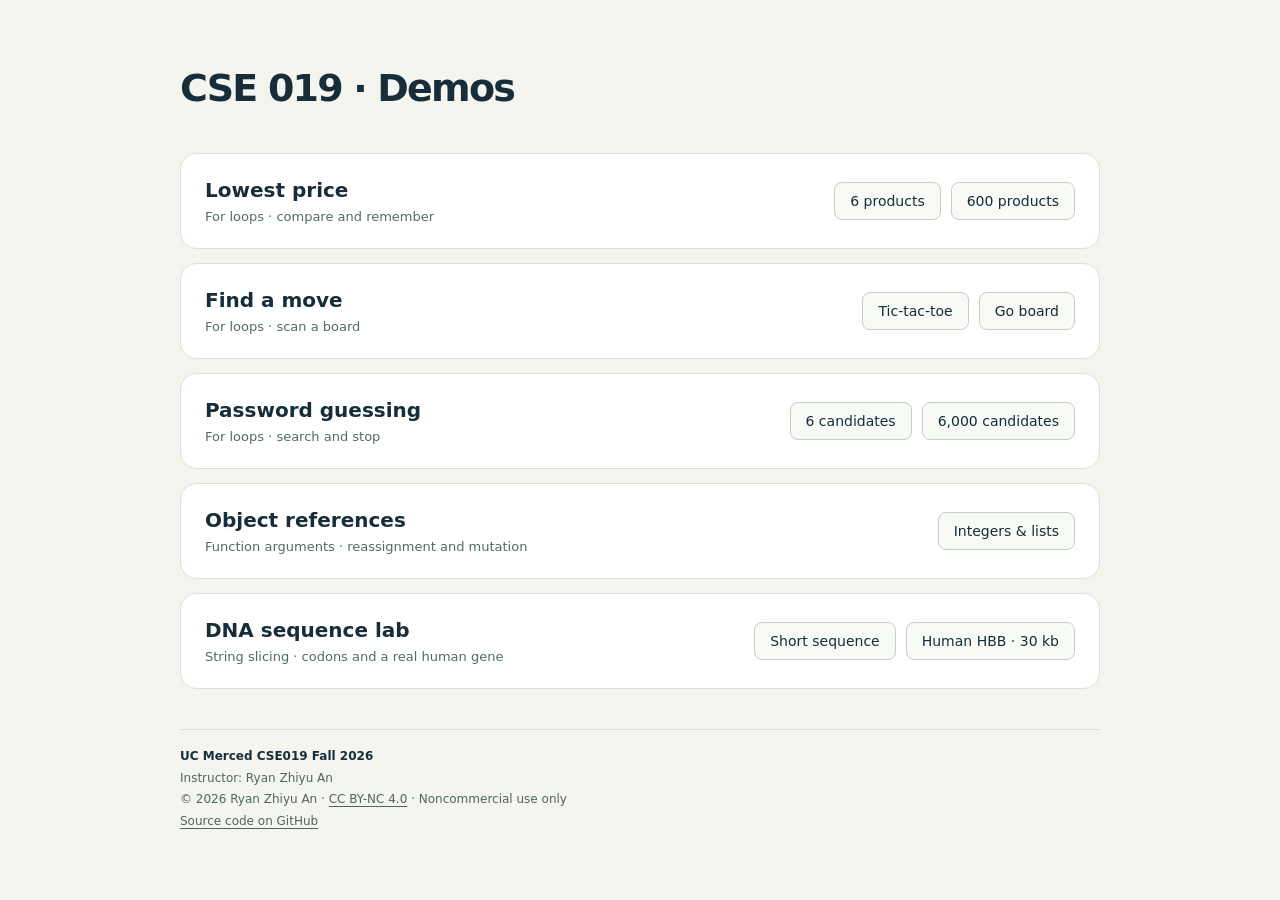
<file: index.html>
<!doctype html>
<html lang="en">
<head>
<meta charset="utf-8">
<meta name="viewport" content="width=device-width, initial-scale=1">
<meta name="description" content="Interactive Python demos for CSE 019 at UC Merced: loops, object references, and mutability.">
<title>CSE 019 · Demos</title>
<link rel="stylesheet" href="demos/styles.css">
<style>
.shell{max-width:1000px}header{padding:32px 0}h1{font-size:38px}.demo-list{display:grid;gap:14px}.demo-row{display:flex;align-items:center;justify-content:space-between;gap:20px;padding:24px;flex-wrap:wrap}.demo-row h2{font-size:20px;margin:0}.links{display:flex;gap:10px;flex-wrap:wrap}.links a{border:1px solid #c5cec7;border-radius:8px;padding:10px 15px;text-decoration:none;font-size:14px;background:#f8faf6}.links a:hover{background:#def2e5}.topic{font-size:13px;color:#536b60;margin:7px 0 0}@media(max-width:520px){.demo-row{align-items:flex-start;flex-direction:column}}
</style>
</head>
<body><div class="shell"><header><h1>CSE 019 · Demos</h1></header><main class="demo-list">
<section class="panel demo-row"><div><h2>Lowest price</h2><p class="topic">For loops · compare and remember</p></div><div class="links"><a href="demos/index.html">6 products</a><a href="demos/prices-large.html">600 products</a></div></section>
<section class="panel demo-row"><div><h2>Find a move</h2><p class="topic">For loops · scan a board</p></div><div class="links"><a href="demos/tic-tac-toe.html">Tic-tac-toe</a><a href="demos/go-large.html">Go board</a></div></section>
<section class="panel demo-row"><div><h2>Password guessing</h2><p class="topic">For loops · search and stop</p></div><div class="links"><a href="demos/passwords.html">6 candidates</a><a href="demos/passwords-large.html">6,000 candidates</a></div></section>
<section class="panel demo-row"><div><h2>Object references</h2><p class="topic">Function arguments · reassignment and mutation</p></div><div class="links"><a href="demos/references.html">Integers &amp; lists</a></div></section>
<section class="panel demo-row"><div><h2>DNA sequence lab</h2><p class="topic">String slicing · codons and a real human gene</p></div><div class="links"><a href="demos/dna.html">Short sequence</a><a href="demos/dna-large.html">Human HBB · 30 kb</a></div></section>
</main><footer><div class="credit"><strong>UC Merced CSE019 Fall 2026</strong><br>Instructor: Ryan Zhiyu An<br>© 2026 Ryan Zhiyu An · <a rel="license" href="https://creativecommons.org/licenses/by-nc/4.0/">CC BY-NC 4.0</a> · Noncommercial use only<br><a href="https://github.com/ryeii/UCM-CSE019-Demos">Source code on GitHub</a></div></footer></div></body></html>
</file>
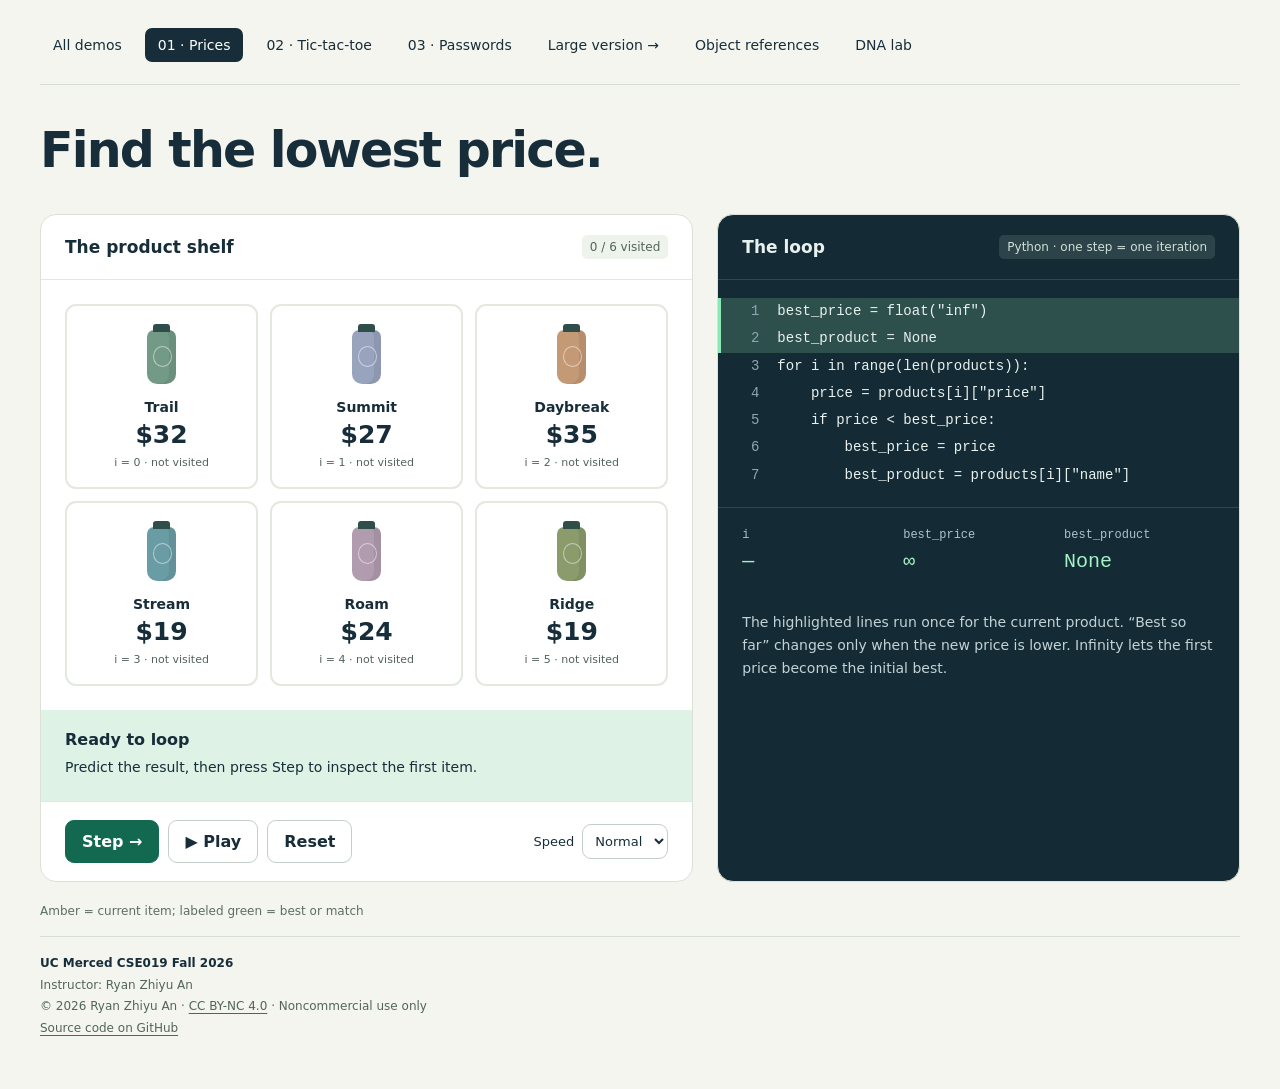
<file: demos/index.html>
<!doctype html>
<html lang="en">
<head>
<meta charset="utf-8">
<meta name="viewport" content="width=device-width, initial-scale=1">
<title>For loop demo</title>
<link rel="stylesheet" href="styles.css">
<script src="demo.js" defer></script>
</head>
<body data-demo="price"><div id="app"></div></body>
</html>
</file>
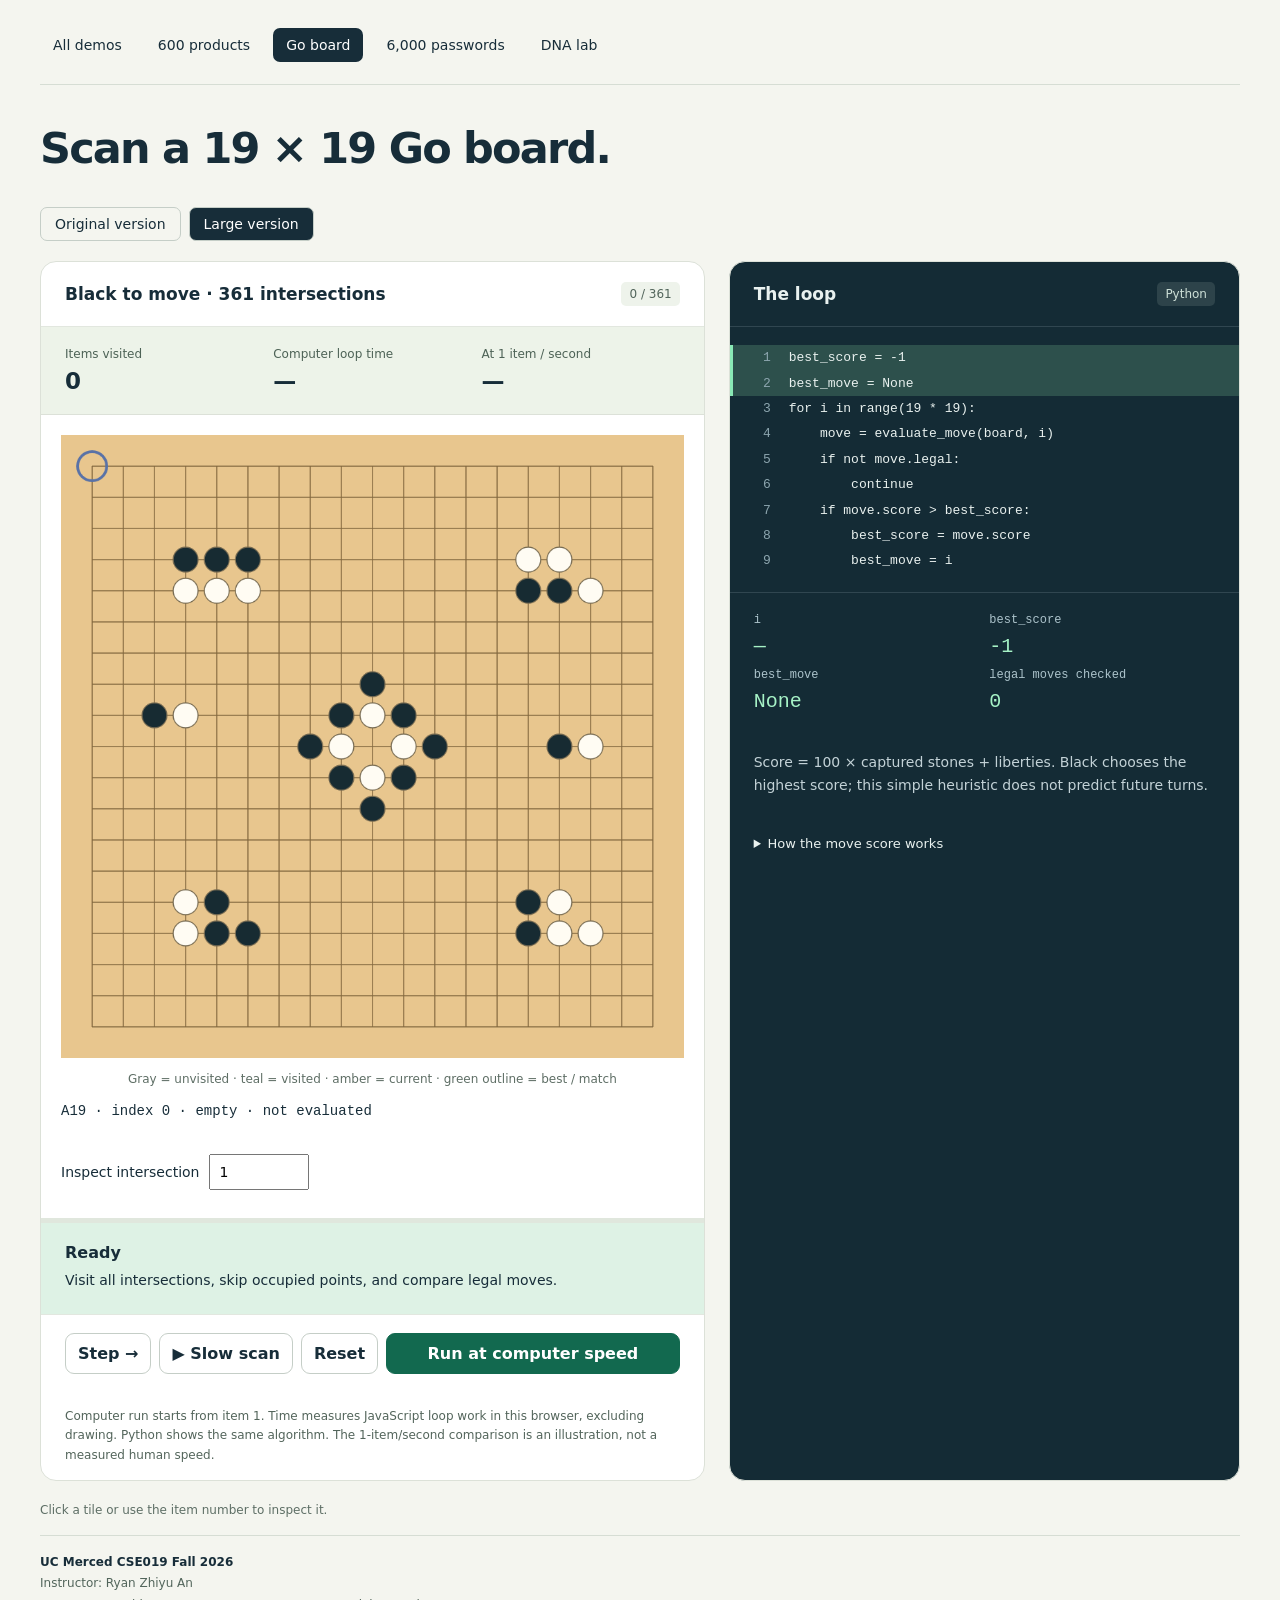
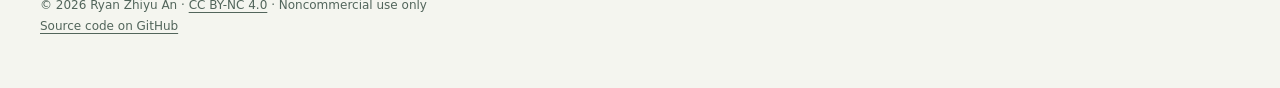
<file: demos/go-large.html>
<!doctype html>
<html lang="en"><head><meta charset="utf-8"><meta name="viewport" content="width=device-width, initial-scale=1"><title>A Go board</title><link rel="stylesheet" href="scale.css"><script src="scale-model.js" defer></script><script src="scale.js" defer></script></head><body data-demo="go"><div id="app"></div></body></html>
</file>
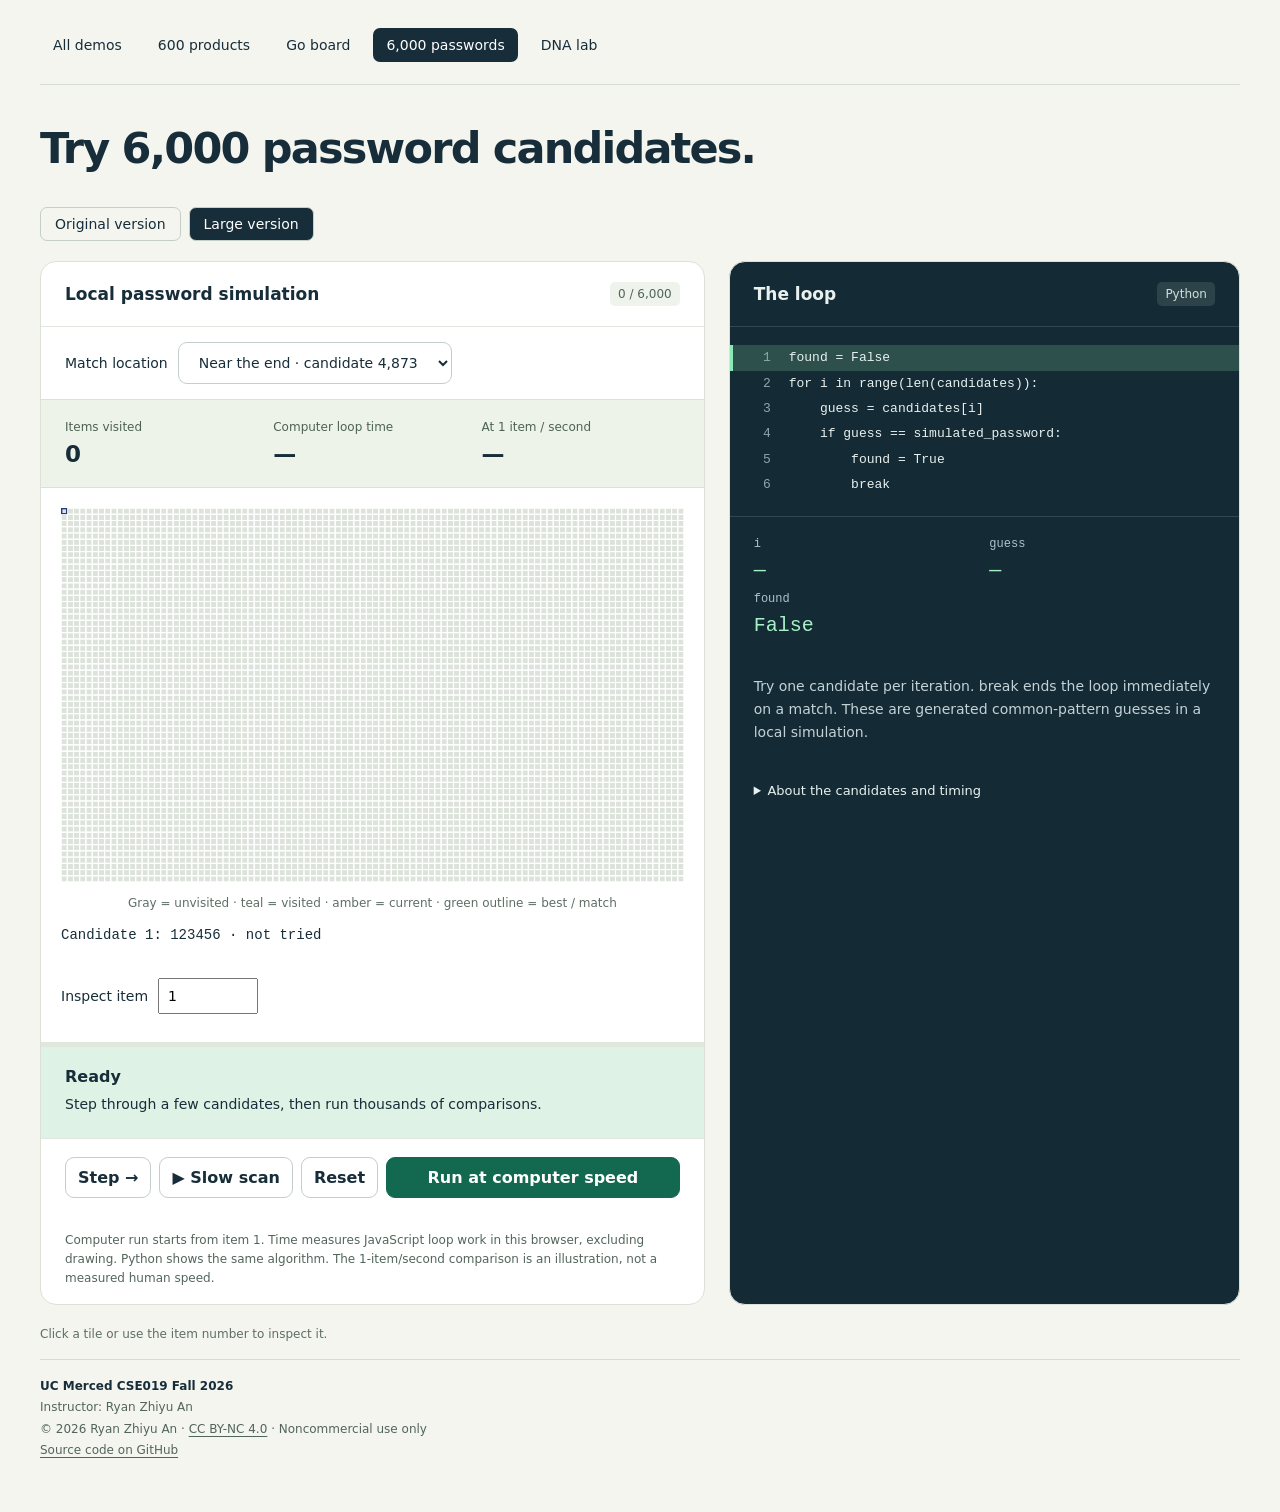
<file: demos/passwords-large.html>
<!doctype html>
<html lang="en"><head><meta charset="utf-8"><meta name="viewport" content="width=device-width, initial-scale=1"><title>6,000 password candidates</title><link rel="stylesheet" href="scale.css"><script src="scale-model.js" defer></script><script src="scale.js" defer></script></head><body data-demo="password"><div id="app"></div></body></html>
</file>
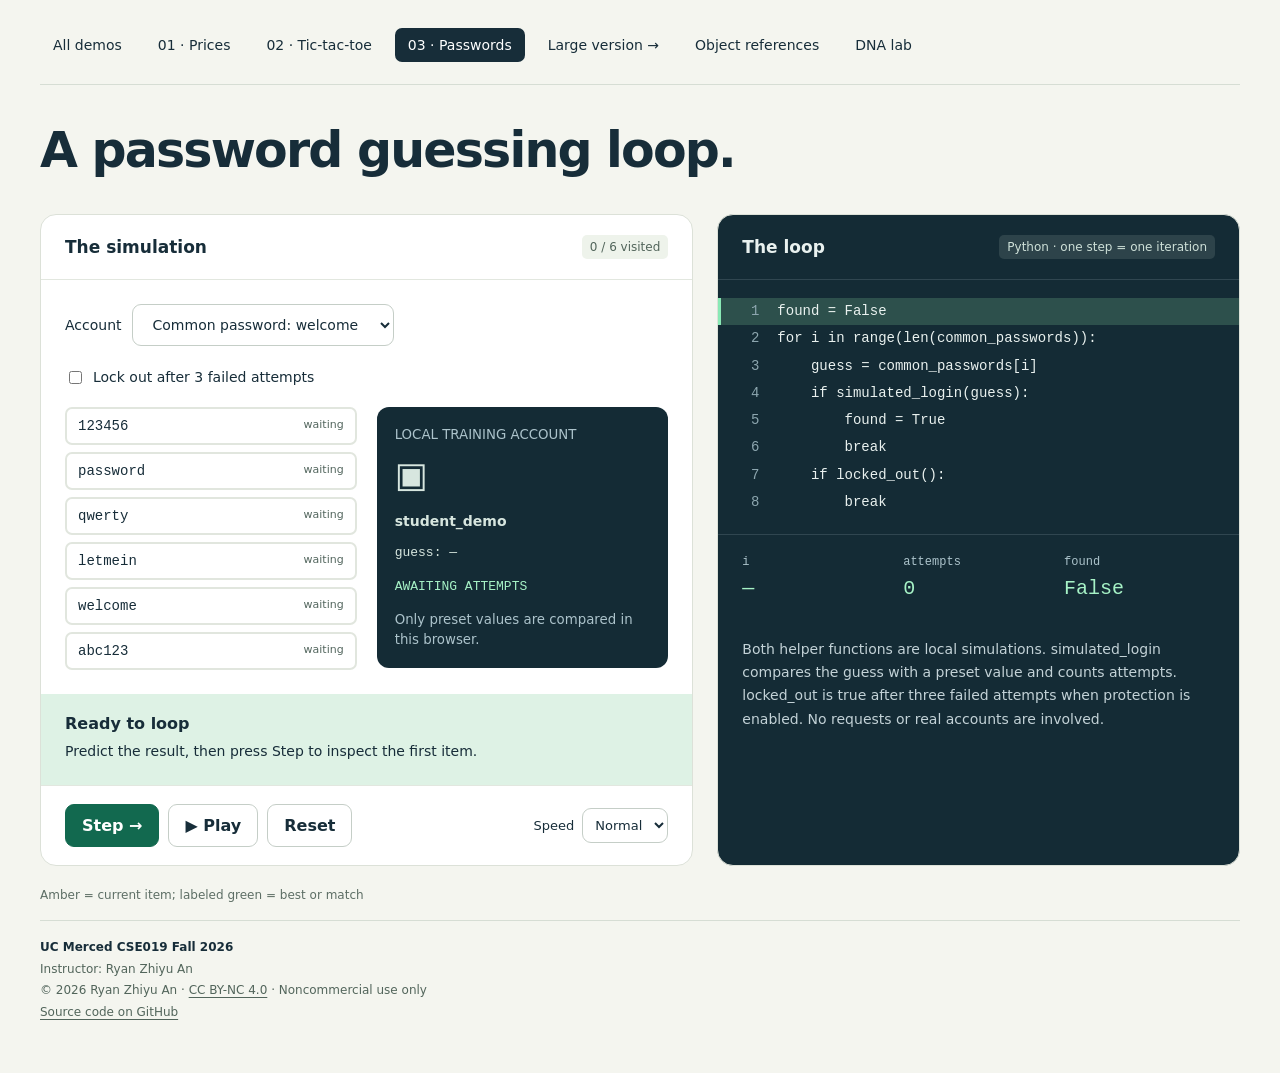
<file: demos/passwords.html>
<!doctype html>
<html lang="en">
<head>
<meta charset="utf-8">
<meta name="viewport" content="width=device-width, initial-scale=1">
<title>For loop demo</title>
<link rel="stylesheet" href="styles.css">
<script src="demo.js" defer></script>
</head>
<body data-demo="password"><div id="app"></div></body>
</html>
</file>
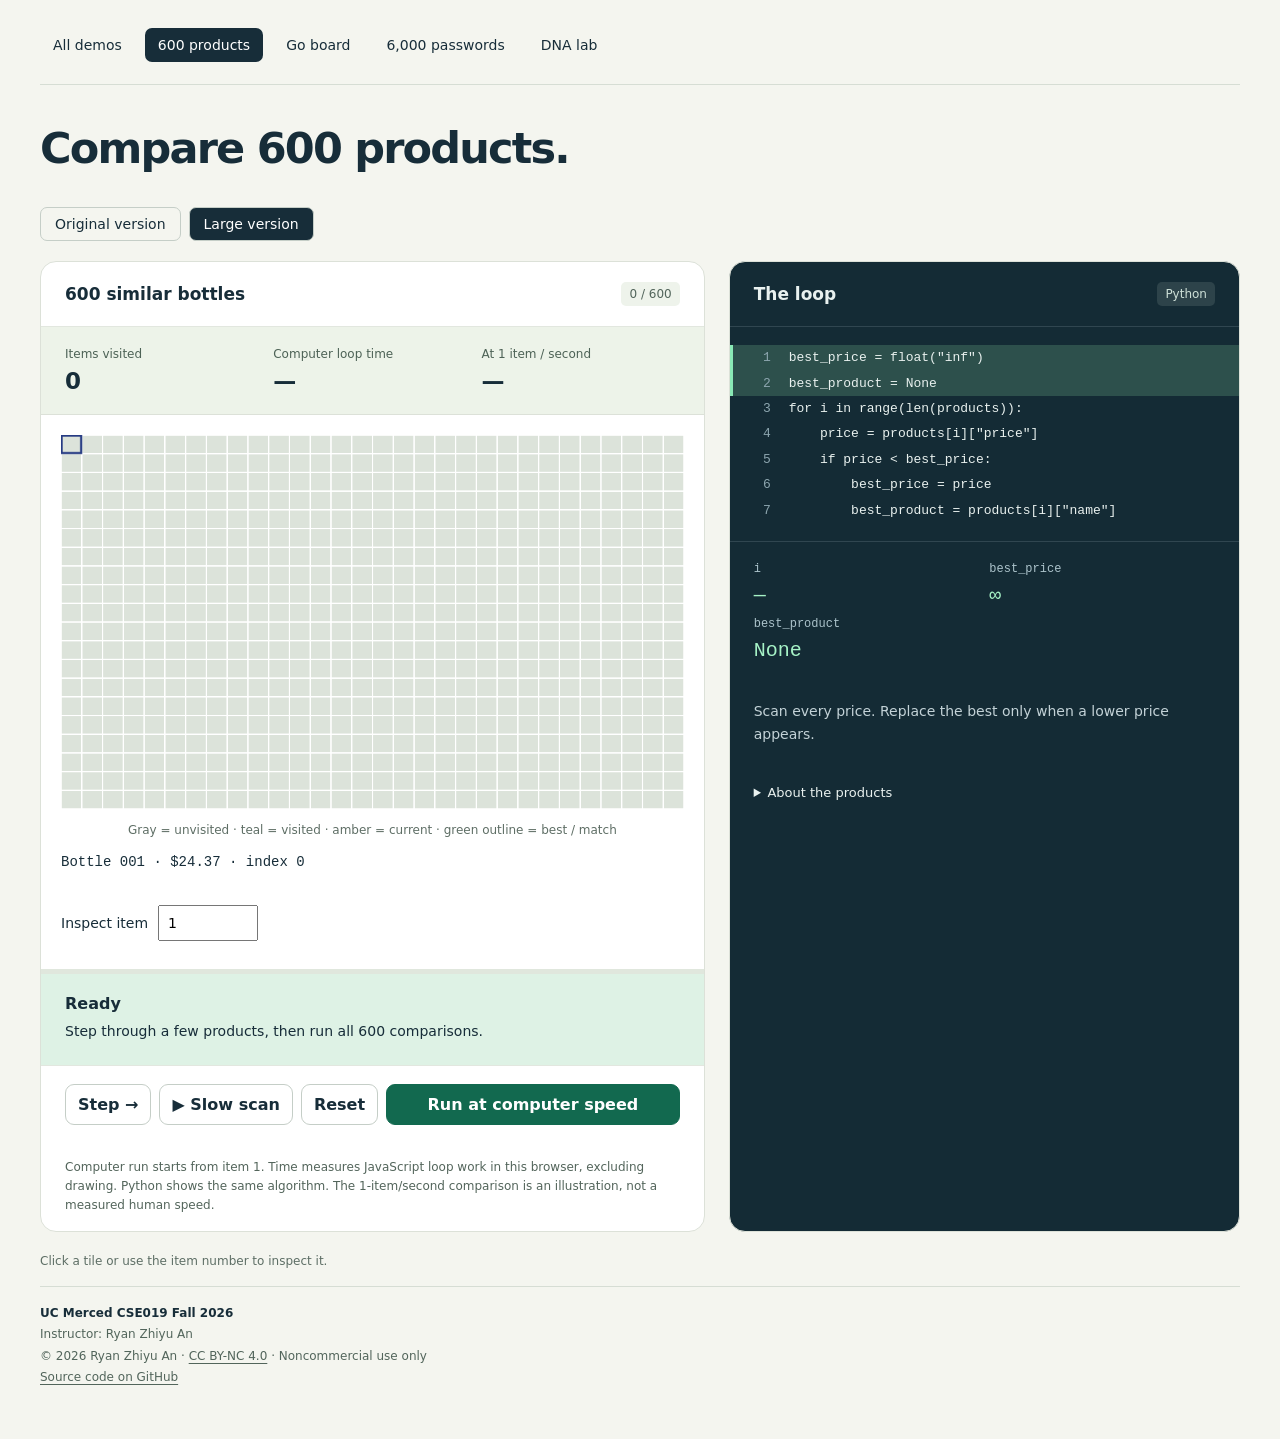
<file: demos/prices-large.html>
<!doctype html>
<html lang="en"><head><meta charset="utf-8"><meta name="viewport" content="width=device-width, initial-scale=1"><title>600 products</title><link rel="stylesheet" href="scale.css"><script src="scale-model.js" defer></script><script src="scale.js" defer></script></head><body data-demo="price"><div id="app"></div></body></html>
</file>
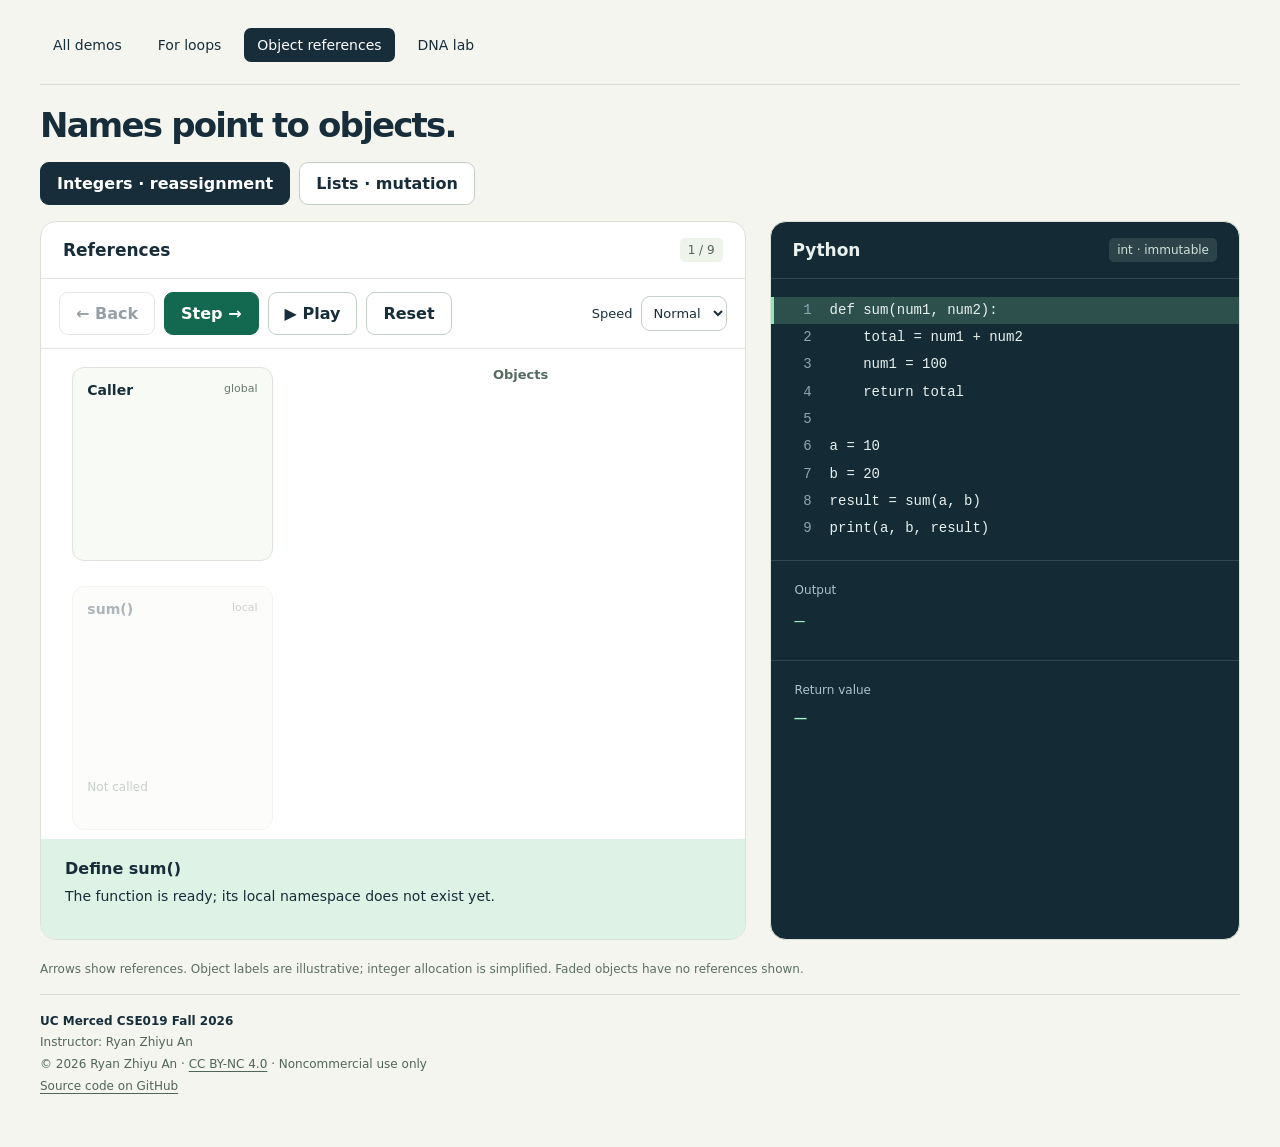
<file: demos/references.html>
<!doctype html>
<html lang="en"><head><meta charset="utf-8"><meta name="viewport" content="width=device-width, initial-scale=1"><title>Python object references</title><link rel="stylesheet" href="references.css"><script src="references.js" defer></script></head><body>
<div class="shell">
<nav aria-label="Demos"><a href="../index.html">All demos</a><a href="index.html">For loops</a><a href="references.html" aria-current="page">Object references</a><a href="dna.html">DNA lab</a></nav>
<header><h1>Names point to objects.</h1></header>
<div class="example-tabs" aria-label="Example"><button id="integers" aria-pressed="true">Integers · reassignment</button><button id="lists" aria-pressed="false">Lists · mutation</button></div>
<main class="reference-layout">
<section class="panel"><div class="panel-head"><h2>References</h2><span class="tag" id="counter"></span></div>
<div class="controls"><button id="back">← Back</button><button id="step" class="primary">Step →</button><button id="play">▶ Play</button><button id="reset">Reset</button><label>Speed <select id="speed"><option value="2200">Slow</option><option value="1300" selected>Normal</option><option value="700">Fast</option></select></label></div>
<div id="diagram" class="diagram">
<svg id="arrows" aria-hidden="true"><defs><marker id="arrowhead" markerWidth="8" markerHeight="8" refX="7" refY="4" orient="auto"><path d="M 0 1 L 7 4 L 0 7" fill="none" stroke="context-stroke" stroke-width="1.5"/></marker></defs><g id="paths"></g></svg>
<div class="namespace global-space"><h3>Caller <span>global</span></h3><div id="globals"></div></div>
<div class="namespace local-space" id="local-frame"><h3 id="function-name"></h3><div id="locals"></div><span class="frame-label" id="frame-label"></span></div>
<div class="objects-label">Objects</div><div id="objects"></div>
</div>
<div class="status" aria-live="polite"><strong id="action"></strong><span id="description"></span></div>

</section>
<section class="panel code-panel"><div class="panel-head"><h2>Python</h2><span class="tag" id="type-label"></span></div><pre class="code"><code id="code"></code></pre><div class="output"><small>Output</small><pre id="output">—</pre></div><div class="return-box"><small>Return value</small><span id="return-value">—</span></div></section>
</main><footer>Arrows show references. Object labels are illustrative; integer allocation is simplified. Faded objects have no references shown.<div class="credit"><strong>UC Merced CSE019 Fall 2026</strong><br>Instructor: Ryan Zhiyu An<br>© 2026 Ryan Zhiyu An · <a rel="license" href="https://creativecommons.org/licenses/by-nc/4.0/">CC BY-NC 4.0</a> · Noncommercial use only<br><a href="https://github.com/ryeii/UCM-CSE019-Demos">Source code on GitHub</a></div></footer>
</div></body></html>
</file>
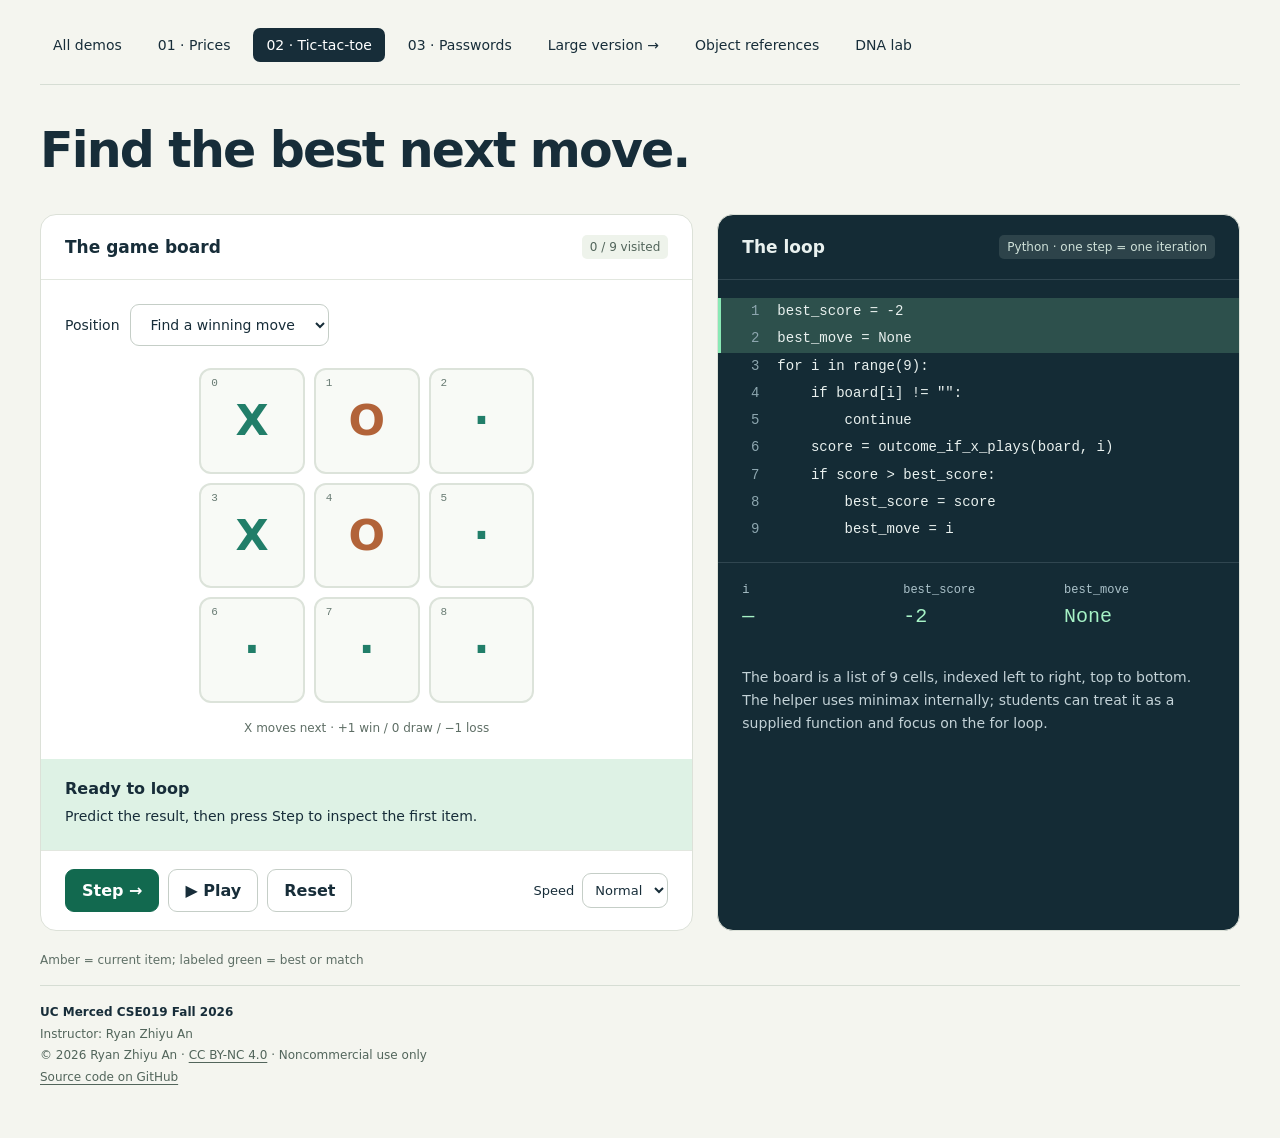
<file: demos/tic-tac-toe.html>
<!doctype html>
<html lang="en">
<head>
<meta charset="utf-8">
<meta name="viewport" content="width=device-width, initial-scale=1">
<title>For loop demo</title>
<link rel="stylesheet" href="styles.css">
<script src="demo.js" defer></script>
</head>
<body data-demo="board"><div id="app"></div></body>
</html>
</file>
<file: demos/styles.css>
:root{font-family:Inter,ui-sans-serif,system-ui,sans-serif;color:#172d39;background:#f4f5ef;font-synthesis:none;--accent:#12694f;--soft:#def2e5}*{box-sizing:border-box}body{margin:0}a{color:inherit}button,select,input{font:inherit}button,select{border:1px solid #c5cec7;border-radius:9px;background:#fff;padding:11px 16px;color:inherit}button{cursor:pointer;font-weight:650}button:hover{background:#e8eee8}button:disabled{opacity:.45;cursor:default}button:focus-visible,a:focus-visible,select:focus-visible{outline:3px solid #b36a12;outline-offset:3px}.primary{background:var(--accent);color:white;border-color:var(--accent)}.primary:hover{background:#084d39}.shell{max-width:1380px;margin:auto;padding:28px 40px}nav{display:flex;align-items:center;gap:10px;flex-wrap:wrap;border-bottom:1px solid #d6ddd4;padding-bottom:22px}nav .brand{font-weight:800;letter-spacing:-.7px;margin-right:auto;text-decoration:none;font-size:21px}nav a:not(.brand){font-size:14px;padding:9px 13px;text-decoration:none;border-radius:7px}nav a[aria-current]{background:#172d39;color:white}.eyebrow{font-size:12px;letter-spacing:2px;font-weight:750;text-transform:uppercase;color:var(--accent)}header{padding:32px 0 24px}h1{font-size:clamp(30px,4vw,49px);letter-spacing:-1.8px;margin:8px 0 12px;line-height:1.08}header p{font-size:17px;color:#51616a;max-width:800px;line-height:1.6;margin:0}.layout{display:grid;grid-template-columns:minmax(0,1.25fr) minmax(0,1fr);gap:24px}.panel{background:#fff;border:1px solid #dce1d8;border-radius:16px;overflow:hidden}.panel-head{display:flex;justify-content:space-between;align-items:center;gap:14px;padding:20px 24px;border-bottom:1px solid #e2e7df;flex-wrap:wrap}.panel-head h2{font-size:17px;margin:0}.tag{font-size:12px;color:#52655b;background:#eef3eb;border-radius:5px;padding:5px 8px}.scene{padding:24px;min-height:370px}.controls{display:flex;align-items:center;gap:9px;padding:18px 24px;border-top:1px solid #e2e7df;flex-wrap:wrap}.controls label{font-size:13px;margin-left:auto;display:flex;gap:8px;align-items:center}.controls select{padding:8px}.status{padding:18px 24px;background:var(--soft);min-height:91px;line-height:1.5}.status strong{display:block;margin-bottom:3px}.status span{font-size:14px}.code-panel{background:#142b35;color:#e9f1ef}.code-panel .panel-head{border-color:#304650}.code-panel .tag{background:#2d434a;color:#cee0d8}.code{padding:18px 0;margin:0;overflow:auto;font:14px/1.95 ui-monospace,SFMono-Regular,Consolas,monospace;tab-size:4}.line{display:block;min-width:max-content;padding:0 22px 0 0;border-left:3px solid transparent;white-space:pre}.line.active{background:#2d504c;border-color:#89e9b5}.ln{display:inline-block;width:38px;text-align:right;margin-right:18px;color:#8da6af;user-select:none}.variables{display:grid;grid-template-columns:repeat(3,1fr);gap:10px;padding:20px 24px;border-top:1px solid #304650}.variable small{color:#acc3cb;font:12px ui-monospace,monospace;display:block;margin-bottom:8px}.variable strong{font:20px ui-monospace,monospace;color:#a6f2c6;overflow-wrap:anywhere}.explain{padding:4px 24px 22px;font-size:14px;line-height:1.65;color:#c3d2d7}.lesson{margin-top:24px;padding:20px 24px;border-left:4px solid var(--accent);background:#e9eee3;line-height:1.6}.lesson b{margin-right:7px}.products{display:grid;grid-template-columns:repeat(3,1fr);gap:12px}.product{position:relative;border:2px solid #e4e9df;border-radius:11px;padding:14px 12px;text-align:center;transition:background .2s,border-color .2s}.product.active,.cell.active,.guess.active{border-color:#bd780d;background:#fff4dc}.product.best,.cell.best{box-shadow:inset 0 0 0 2px #16805b;background:#e8f7ed}.product .art{height:74px;display:grid;place-items:center}.bottle{width:29px;height:54px;border-radius:7px 7px 10px 10px;background:var(--bottle,#78958b);position:relative;box-shadow:inset -7px 0 #00000012}.bottle:before{content:'';position:absolute;width:17px;height:8px;left:6px;top:-6px;border-radius:3px 3px 0 0;background:#304e49}.bottle:after{content:'';position:absolute;width:17px;height:19px;left:6px;top:16px;border:1px solid #ffffff80;border-radius:50%}.product h3{font-size:14px;margin:5px 0}.product strong{font-size:25px}.item-note{font-size:11px;min-height:17px;margin-top:7px;color:#52635d}.scenario{display:flex;gap:10px;align-items:center;margin-bottom:22px;font-size:14px;flex-wrap:wrap}.board{display:grid;grid-template-columns:repeat(3,1fr);gap:9px;max-width:335px;margin:0 auto}.cell{aspect-ratio:1;border:2px solid #dce3da;border-radius:12px;position:relative;display:flex;align-items:center;justify-content:center;flex-direction:column;background:#f8faf6}.cell .index{position:absolute;top:7px;left:10px;font:11px ui-monospace,monospace;color:#687b73}.mark{font-size:43px;font-weight:700;line-height:1.2;color:#217e69}.mark.o{color:#b26339}.cell small{font-size:11px}.legend{text-align:center;color:#5e6e65;font-size:12px;margin-top:18px}.password-scene{display:grid;grid-template-columns:1fr 1fr;gap:20px}.guesses{display:flex;flex-direction:column;gap:7px}.guess{border:2px solid #e1e6de;border-radius:7px;padding:9px 11px;display:flex;justify-content:space-between;gap:8px;font:14px ui-monospace,monospace}.guess small{font:11px system-ui;color:#53665e}.guess.match{background:#def2e5;border-color:#16805b}.terminal{background:#142b35;border-radius:12px;color:#d7e6df;padding:18px;align-self:start;min-width:0}.lock{font-size:35px;margin:10px 0 18px}.terminal h3{font-size:14px}.terminal p{font:13px/1.6 ui-monospace,monospace;overflow-wrap:anywhere}.terminal .result{color:#a6f2c6}.terminal small{color:#acc3cb;line-height:1.5;display:block}.check{display:flex;align-items:center;gap:8px;font-size:14px;margin-bottom:20px}footer{font-size:12px;color:#5d6e65;padding:22px 0}@media(max-width:1000px){.shell{padding:22px}.layout{grid-template-columns:1fr}.scene{min-height:0}.code{font-size:14px}}@media(max-width:480px){.shell{padding:15px}.products{grid-template-columns:repeat(2,1fr)}.password-scene{grid-template-columns:1fr}.controls label{margin-left:0}.variables{padding:18px 15px}.variable strong{font-size:16px}.scene{padding:18px}nav .brand{width:100%}.panel-head{padding:18px}.code{font-size:12px}}@media(prefers-reduced-motion:reduce){*{transition:none!important}}

.credit{margin-top:18px;padding-top:16px;border-top:1px solid #d6ddd4;font-size:12px;line-height:1.8;color:#52655b}.credit strong{font-weight:650;color:#172d39}.credit a{text-underline-offset:3px}
</file>
<file: demos/scale.css>
@import url('styles.css');
.layout{grid-template-columns:minmax(0,1.3fr) minmax(0,1fr)}.scale-nav{display:flex;gap:8px;align-items:center;flex-wrap:wrap;margin:0 0 20px}.scale-nav a{padding:8px 14px;border:1px solid #c5cec7;border-radius:7px;text-decoration:none;font-size:14px}.scale-nav a[aria-current]{background:#172d39;color:white}.visual{padding:20px;position:relative}.visual canvas{width:100%;height:auto;display:block}.detail{font:14px/1.6 ui-monospace,monospace;min-height:46px;margin:14px 0 0;overflow-wrap:anywhere}.metrics{display:grid;grid-template-columns:repeat(3,minmax(0,1fr));gap:10px;padding:20px 24px;background:#edf3e9;border-bottom:1px solid #dce1d8}.metrics small{display:block;color:#4d6256;font-size:12px;margin-bottom:7px}.metrics strong{font-size:23px;overflow-wrap:anywhere}.settings{display:flex;gap:10px;align-items:center;flex-wrap:wrap;padding:15px 24px;border-bottom:1px solid #dce1d8;font-size:14px}.settings select{max-width:100%}.controls label{margin-left:0}.code{font-size:13px}.progress-track{height:5px;background:#e0e7dd}.progress-fill{height:100%;background:#16805b;width:0}.legend{margin:14px 0 0}.benchmark{font-size:12px;line-height:1.6;padding:15px 24px;color:#53655b}.code-panel details{margin:0 24px 24px;font-size:13px;line-height:1.7;color:#c3d2d7}.code-panel summary{cursor:pointer;color:#e9f1ef}.code-panel details p{margin-bottom:0}.variables{grid-template-columns:repeat(2,minmax(0,1fr))}.controls{gap:8px}.controls button{padding:10px 12px}.primary{flex-grow:1}h1{font-size:clamp(28px,4vw,43px)}@media(max-width:1000px){.layout{grid-template-columns:1fr}}@media(max-width:480px){.metrics{padding:16px;gap:8px}.metrics strong{font-size:18px}.visual{padding:12px}.settings{padding:15px}.code{font-size:12px}}
</file>
<file: demos/references.css>
@import url('styles.css');
.reference-layout{display:grid;grid-template-columns:minmax(0,1.5fr) minmax(0,1fr);gap:24px}.example-tabs{display:flex;gap:9px;margin:0 0 22px;flex-wrap:wrap}.example-tabs button[aria-pressed=true]{background:#172d39;color:#fff;border-color:#172d39}.diagram{height:580px;position:relative;margin:0 18px;isolation:isolate}.namespace{position:absolute;left:2%;width:30%;border:1px solid #dce4dc;border-radius:12px;padding:14px;background:#f8faf6;z-index:2}.global-space{top:24px;min-height:182px}.local-space{top:240px;min-height:252px;transition:opacity .35s,transform .35s}.local-space.inactive{opacity:.35;transform:translateY(5px)}.namespace h3{font-size:14px;margin:0 0 14px;display:flex;justify-content:space-between;gap:8px;flex-wrap:wrap}.namespace h3 span{font-size:11px;font-weight:400;color:#677970}.binding{height:40px;display:flex;align-items:center;justify-content:space-between;position:relative;font:15px ui-monospace,monospace;transition:opacity .35s;background:#fff;border:1px solid #e0e7de;border-radius:6px;margin-top:7px;padding:7px 9px}.binding.hidden{opacity:0}.binding.changed{background:#fff0cd;border-color:#bd780d}.port{width:7px;height:7px;flex-shrink:0;border-radius:50%;background:#198066}.frame-label{font-size:12px;color:#63756a;display:block;margin-top:15px}.objects-label{position:absolute;top:24px;left:65%;font-size:13px;font-weight:650;color:#536b60}.object{position:absolute;left:66%;width:29%;min-height:65px;border:2px solid #cddbd1;border-radius:11px;background:#f3f8f0;z-index:2;padding:8px 12px;transition:opacity .35s,background .35s,border-color .35s,transform .35s;opacity:0;transform:translateY(6px)}.object.visible{opacity:1;transform:translateY(0)}.object.visible.unreferenced{opacity:.38}.object.changed{background:#fff0cd;border-color:#bd780d}.object .meta{font-size:10px;color:#536b60;display:flex;justify-content:space-between;gap:6px}.object .value{font:23px ui-monospace,monospace;margin-top:5px}.object.list-object{left:40%;width:23%;top:65px;padding:10px;min-height:243px}.list-slot{height:38px;margin-top:8px;display:flex;align-items:center;justify-content:space-between;border:1px solid #b8cfc1;border-radius:5px;padding:4px 7px;font:13px ui-monospace,monospace;background:#fff;transition:opacity .35s}.list-slot.hidden{opacity:0}.list-object .value{font-size:17px;margin-bottom:8px}.list-slot.changed{background:#ffe7aa;border-color:#bd780d}#arrows{position:absolute;inset:0;width:100%;height:100%;overflow:visible;z-index:1;pointer-events:none}.reference-arrow{fill:none;stroke:#16816c;stroke-width:2.3;marker-end:url(#arrowhead)}.reference-arrow.changed{stroke:#b47512;stroke-width:3}.output,.return-box{padding:22px 24px;border-top:1px solid #304650}.output small,.return-box small{color:#acc3cb;font-size:12px;display:block;margin-bottom:10px}.output pre{font:17px/1.8 ui-monospace,monospace;margin:0;white-space:pre-wrap;color:#a6f2c6}.return-box span{font:20px ui-monospace,monospace;color:#a6f2c6}.code{font-size:14px}.status{min-height:100px}.diagram.list-mode .object:not(.list-object){left:77%;width:21%}.diagram.list-mode .objects-label{left:42%}.diagram.list-mode .namespace{width:29%}.diagram.list-mode .binding{font-size:14px}.diagram.list-mode .object .value{font-size:20px}@media(max-width:1050px){.reference-layout{grid-template-columns:1fr}.diagram{max-width:730px;width:calc(100% - 36px);margin:0 auto}.code-panel{min-width:0}}@media(max-width:480px){.namespace{padding:9px;left:0;width:32%}.namespace h3{font-size:12px}.binding{font-size:12px;padding:5px}.diagram{width:calc(100% - 20px);margin:0 10px}.object{padding:7px;left:65%;width:33%}.object .meta{font-size:9px;flex-wrap:wrap}.object.list-object{left:36%;width:30%;padding:7px}.diagram.list-mode .namespace{width:30%}.diagram.list-mode .binding{font-size:11px}.diagram.list-mode .object:not(.list-object){left:76%;width:24%}.object .value{font-size:20px}.code{font-size:12px}.controls{padding:14px}.controls label{margin-left:0}.list-slot{font-size:11px}.objects-label{left:65%}}
@media(prefers-reduced-motion:reduce){.local-space,.object,.binding,.list-slot{transition:none}}

header{padding:18px 0 14px}h1{font-size:34px;margin:4px 0}.example-tabs{margin-bottom:16px}.diagram{height:490px}.local-space{top:232px;min-height:244px}.global-space{top:18px;min-height:175px}.object{min-height:60px}.objects-label{top:18px}.reference-layout .controls{border-top:0;border-bottom:1px solid #e2e7df;padding:13px 18px}.reference-layout .panel-head{padding:16px 22px}
</file>
